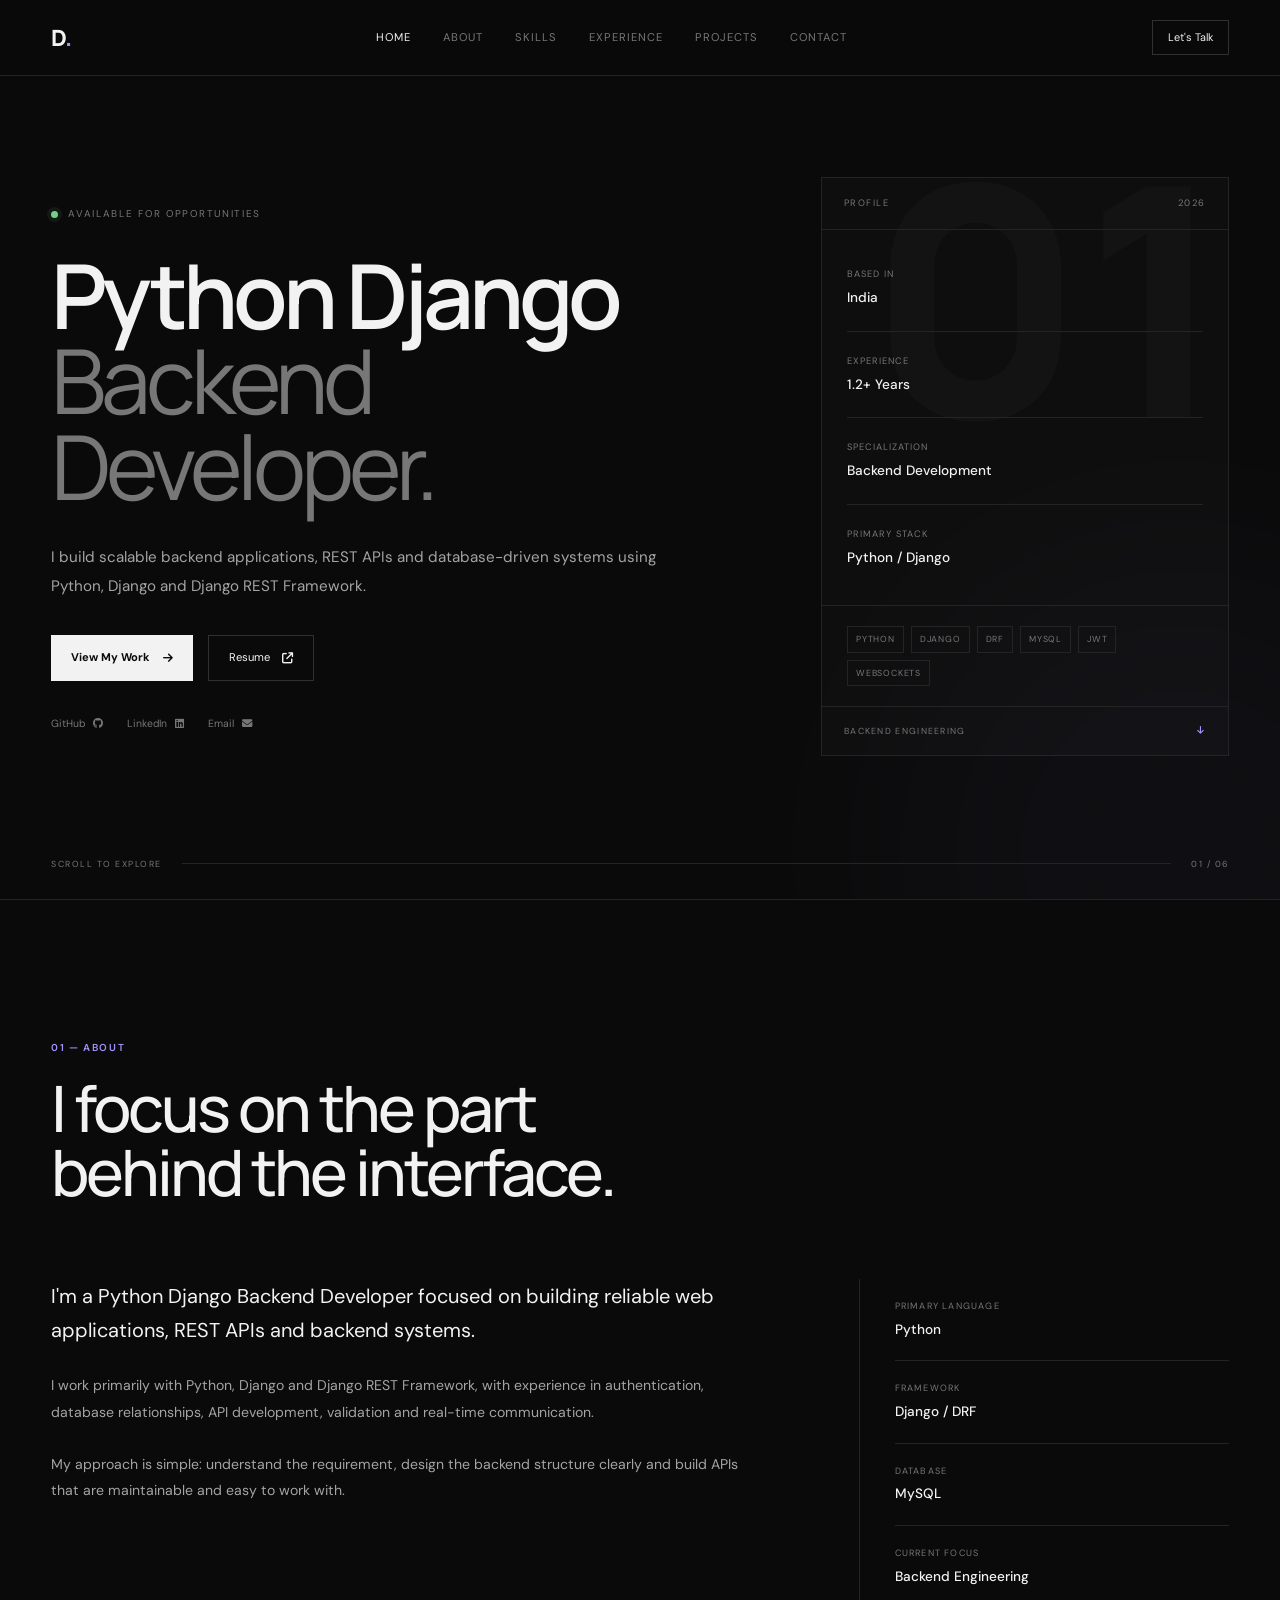
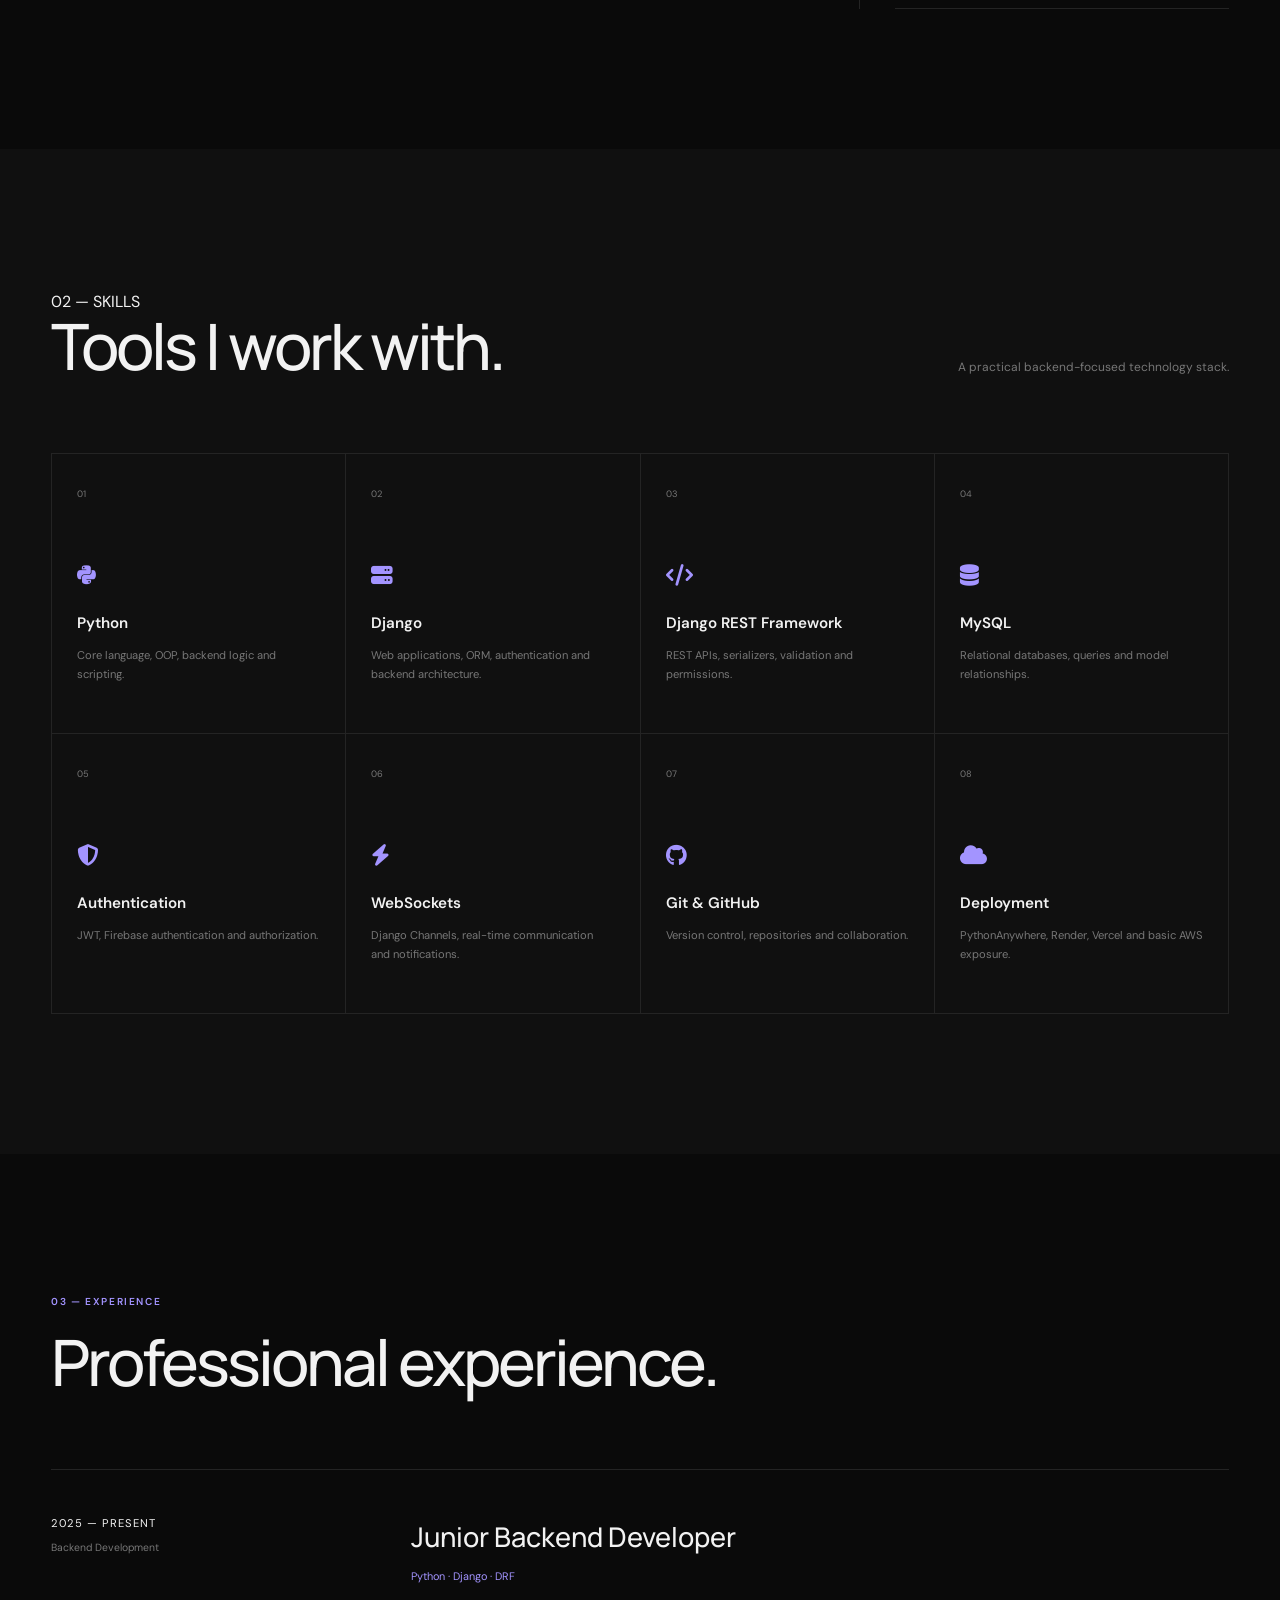
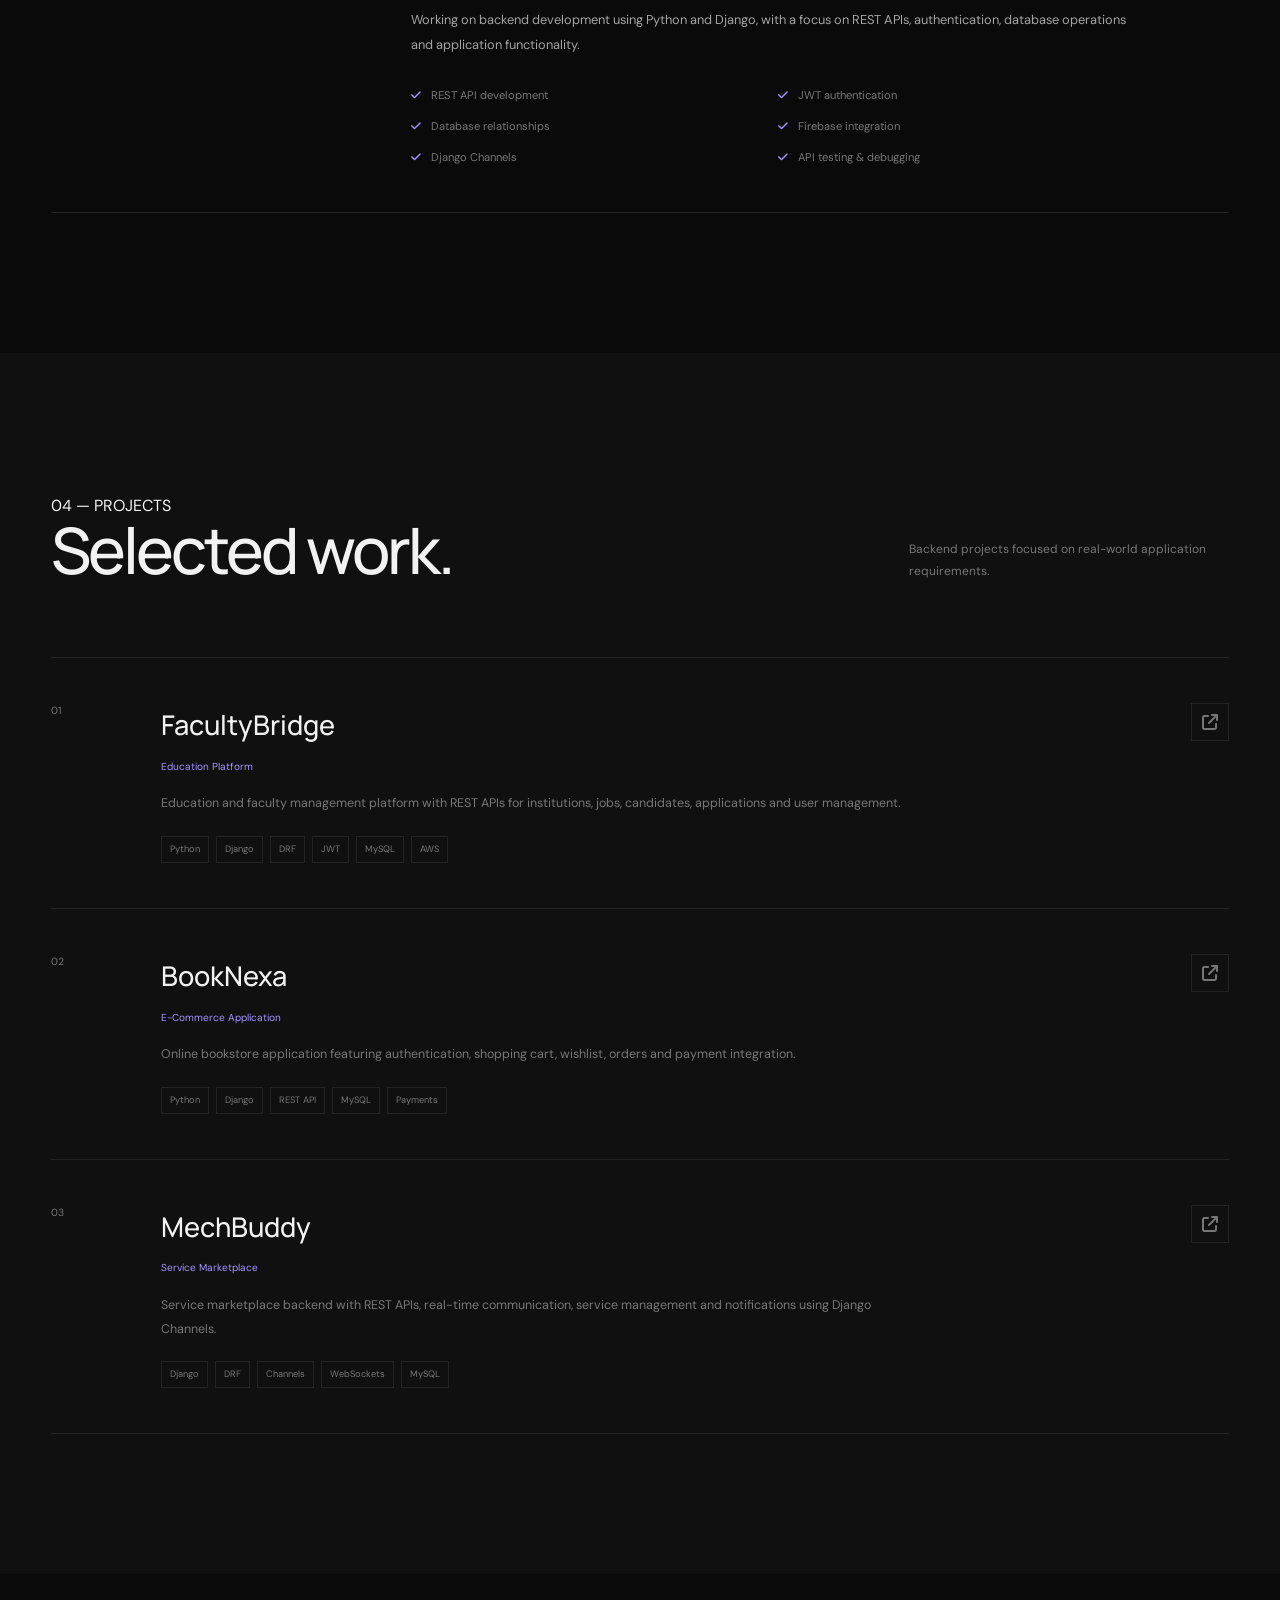
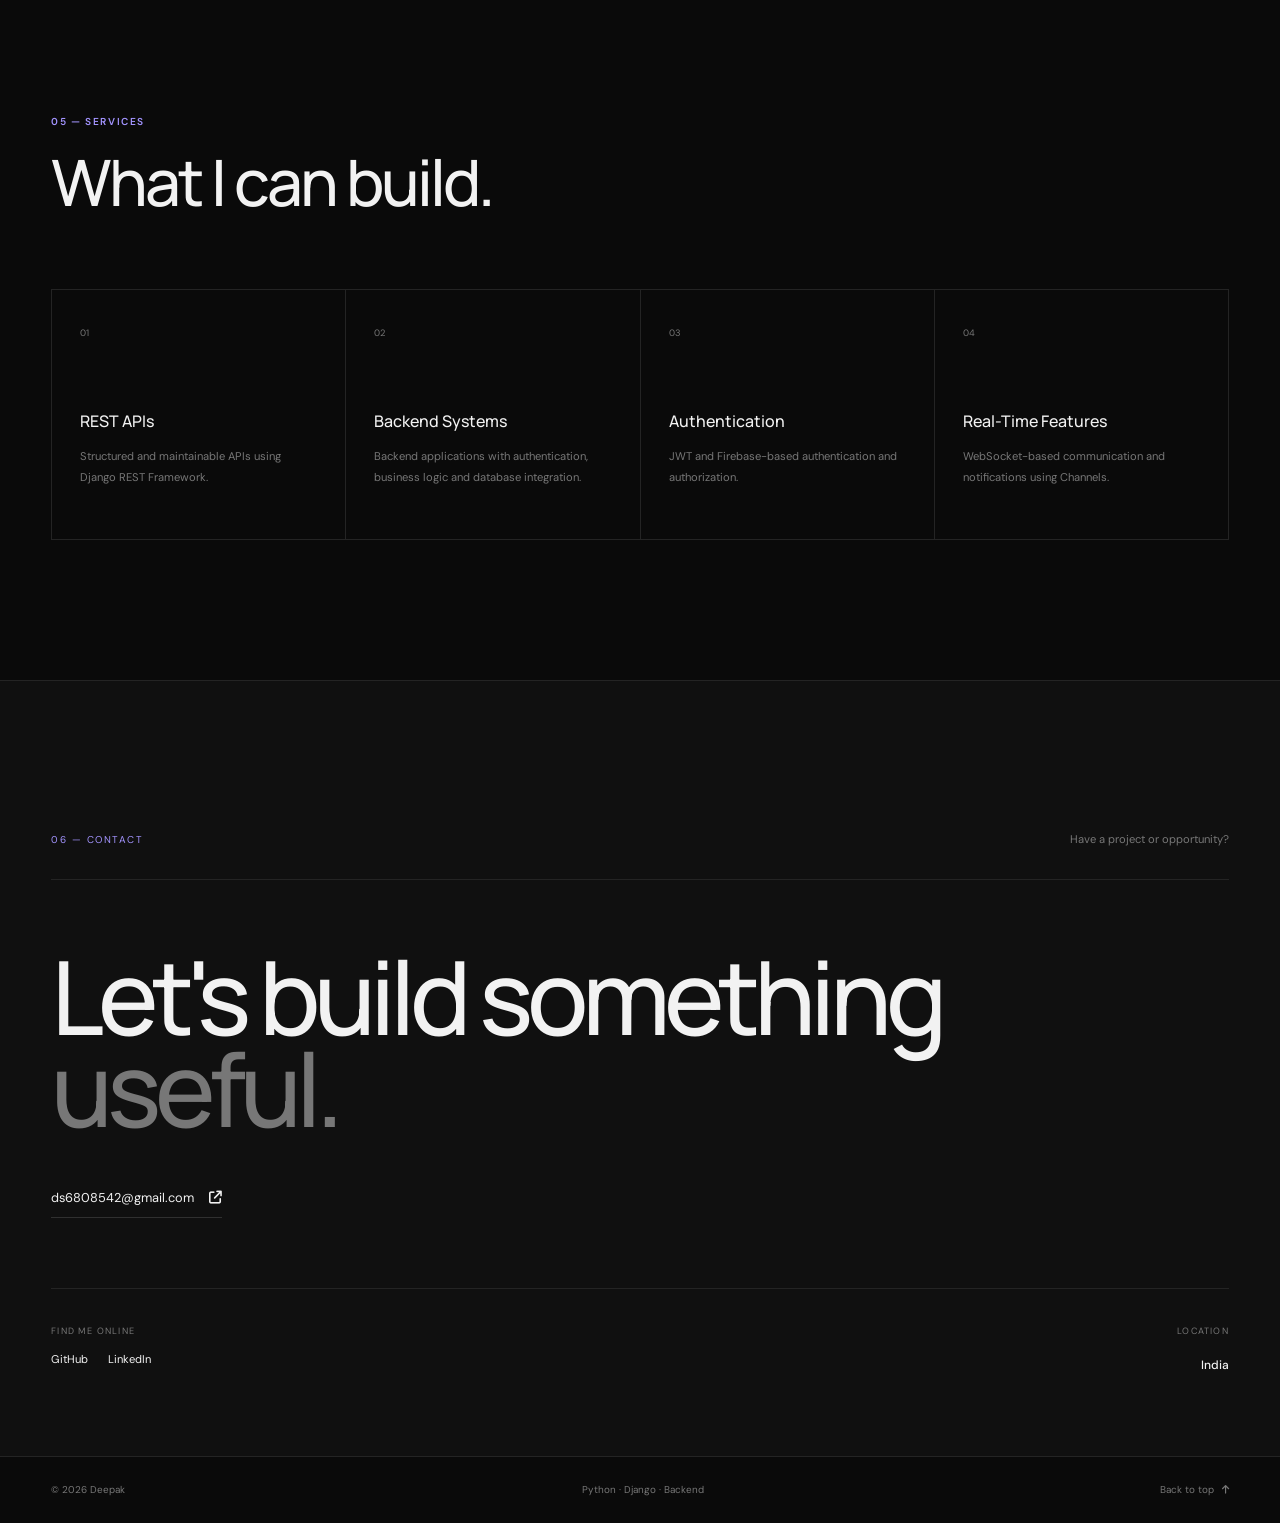
<file: index.html>
<!DOCTYPE html>
<html lang="en">

<head>

    <meta charset="UTF-8">

    <meta name="viewport" content="width=device-width, initial-scale=1.0">

    <meta name="description" content="Deepak - Python Django Backend Developer">

    <title>Deepak — Backend Developer</title>


    <!-- Google Fonts -->

    <link rel="preconnect" href="https://fonts.googleapis.com">

    <link rel="preconnect" href="https://fonts.gstatic.com" crossorigin>

    <link
        href="https://fonts.googleapis.com/css2?family=DM+Sans:wght@400;500;600;700&family=Manrope:wght@400;500;600;700;800&display=swap"
        rel="stylesheet">


    <!-- Font Awesome -->

    <link rel="stylesheet" href="https://cdnjs.cloudflare.com/ajax/libs/font-awesome/6.5.2/css/all.min.css">


    <!-- CSS -->

    <link rel="stylesheet" href="portfolio.css">

</head>


<body>


    <!-- =====================================================
     NAVBAR
===================================================== -->

    <header class="navbar">

        <div class="container navbar-container">


            <a href="#home" class="logo">
                D<span>.</span>
            </a>


            <nav class="nav-menu" id="navMenu">

                <a href="#home" class="nav-link active">
                    Home
                </a>

                <a href="#about" class="nav-link">
                    About
                </a>

                <a href="#skills" class="nav-link">
                    Skills
                </a>

                <a href="#experience" class="nav-link">
                    Experience
                </a>

                <a href="#projects" class="nav-link">
                    Projects
                </a>

                <a href="#contact" class="nav-link">
                    Contact
                </a>

            </nav>


            <div class="nav-right">

                <a href="#contact" class="nav-contact">
                    Let's Talk
                </a>


                <button class="menu-button" id="menuButton" aria-label="Open menu">

                    <i class="fa-solid fa-bars"></i>

                </button>

            </div>

        </div>

    </header>



    <!-- =====================================================
     HERO
===================================================== -->

    <section class="hero" id="home">


        <div class="hero-background-number">
            01
        </div>


        <div class="container hero-container">


            <!-- LEFT -->

            <div class="hero-content reveal">


                <div class="hero-label">

                    <span class="status-dot"></span>

                    AVAILABLE FOR OPPORTUNITIES

                </div>


                <h1>

                    Python Django

                    <br>

                    <span>Backend Developer.</span>

                </h1>


                <p class="hero-description">

                    I build scalable backend applications,
                    REST APIs and database-driven systems
                    using Python, Django and Django REST Framework.

                </p>


                <div class="hero-buttons">


                    <a href="#projects" class="button-primary">

                        View My Work

                        <i class="fa-solid fa-arrow-right"></i>

                    </a>


                    <a href="resume/Deepak_Resume.pdf" class="button-secondary" target="_blank">

                        Resume

                        <i class="fa-solid fa-arrow-up-right-from-square"></i>

                    </a>

                </div>


                <div class="hero-socials">


                    <a href="https://github.com/deepaksoni2206" target="_blank">

                        GitHub

                        <i class="fa-brands fa-github"></i>

                    </a>


                    <a href="https://www.linkedin.com/in/deepaksoniconnect/" target="_blank">

                        LinkedIn

                        <i class="fa-brands fa-linkedin"></i>

                    </a>


                    <a href="mailto:ds6808542@gmail.com">

                        Email

                        <i class="fa-solid fa-envelope"></i>

                    </a>


                </div>


            </div>



            <!-- RIGHT -->

            <div class="hero-side reveal">


                <div class="hero-side-top">

                    <span>
                        PROFILE
                    </span>

                    <span>
                        2026
                    </span>

                </div>


                <div class="hero-side-main">


                    <div class="profile-line">

                        <span>
                            Based in
                        </span>

                        <strong>
                            India
                        </strong>

                    </div>


                    <div class="profile-line">

                        <span>
                            Experience
                        </span>

                        <strong>
                            1.2+ Years
                        </strong>

                    </div>


                    <div class="profile-line">

                        <span>
                            Specialization
                        </span>

                        <strong>
                            Backend Development
                        </strong>

                    </div>


                    <div class="profile-line">

                        <span>
                            Primary Stack
                        </span>

                        <strong>
                            Python / Django
                        </strong>

                    </div>


                </div>


                <div class="hero-stack">


                    <span>PYTHON</span>

                    <span>DJANGO</span>

                    <span>DRF</span>

                    <span>MYSQL</span>

                    <span>JWT</span>

                    <span>WEBSOCKETS</span>


                </div>


                <div class="hero-side-bottom">

                    <span>
                        BACKEND ENGINEERING
                    </span>

                    <i class="fa-solid fa-arrow-down"></i>

                </div>


            </div>


        </div>


        <div class="hero-footer container">

            <span>
                SCROLL TO EXPLORE
            </span>

            <div class="hero-footer-line"></div>

            <span>
                01 / 06
            </span>

        </div>


    </section>



    <!-- =====================================================
     ABOUT
===================================================== -->

    <section class="section" id="about">

        <div class="container">


            <div class="section-heading reveal">

                <span>
                    01 — ABOUT
                </span>

                <h2>
                    I focus on the part
                    <br>
                    behind the interface.
                </h2>

            </div>


            <div class="about-grid">


                <div class="about-main reveal">

                    <p class="about-lead">

                        I'm a Python Django Backend Developer
                        focused on building reliable web applications,
                        REST APIs and backend systems.

                    </p>


                    <p>

                        I work primarily with Python, Django and
                        Django REST Framework, with experience in
                        authentication, database relationships,
                        API development, validation and
                        real-time communication.

                    </p>


                    <p>

                        My approach is simple: understand the
                        requirement, design the backend structure
                        clearly and build APIs that are maintainable
                        and easy to work with.

                    </p>

                </div>


                <div class="about-details reveal">


                    <div class="detail-item">

                        <span>
                            PRIMARY LANGUAGE
                        </span>

                        <strong>
                            Python
                        </strong>

                    </div>


                    <div class="detail-item">

                        <span>
                            FRAMEWORK
                        </span>

                        <strong>
                            Django / DRF
                        </strong>

                    </div>


                    <div class="detail-item">

                        <span>
                            DATABASE
                        </span>

                        <strong>
                            MySQL
                        </strong>

                    </div>


                    <div class="detail-item">

                        <span>
                            CURRENT FOCUS
                        </span>

                        <strong>
                            Backend Engineering
                        </strong>

                    </div>


                </div>

            </div>

        </div>

    </section>



    <!-- =====================================================
     SKILLS
===================================================== -->

    <section class="section dark-section" id="skills">

        <div class="container">


            <div class="section-heading split-heading reveal">

                <div>

                    <span>
                        02 — SKILLS
                    </span>

                    <h2>
                        Tools I work with.
                    </h2>

                </div>


                <p>

                    A practical backend-focused
                    technology stack.

                </p>

            </div>


            <div class="skills-grid">


                <div class="skill-card reveal">

                    <span>
                        01
                    </span>

                    <i class="fa-brands fa-python"></i>

                    <h3>
                        Python
                    </h3>

                    <p>
                        Core language, OOP,
                        backend logic and scripting.
                    </p>

                </div>


                <div class="skill-card reveal">

                    <span>
                        02
                    </span>

                    <i class="fa-solid fa-server"></i>

                    <h3>
                        Django
                    </h3>

                    <p>
                        Web applications, ORM,
                        authentication and backend architecture.
                    </p>

                </div>


                <div class="skill-card reveal">

                    <span>
                        03
                    </span>

                    <i class="fa-solid fa-code"></i>

                    <h3>
                        Django REST Framework
                    </h3>

                    <p>
                        REST APIs, serializers,
                        validation and permissions.
                    </p>

                </div>


                <div class="skill-card reveal">

                    <span>
                        04
                    </span>

                    <i class="fa-solid fa-database"></i>

                    <h3>
                        MySQL
                    </h3>

                    <p>
                        Relational databases,
                        queries and model relationships.
                    </p>

                </div>


                <div class="skill-card reveal">

                    <span>
                        05
                    </span>

                    <i class="fa-solid fa-shield-halved"></i>

                    <h3>
                        Authentication
                    </h3>

                    <p>
                        JWT, Firebase authentication
                        and authorization.
                    </p>

                </div>


                <div class="skill-card reveal">

                    <span>
                        06
                    </span>

                    <i class="fa-solid fa-bolt"></i>

                    <h3>
                        WebSockets
                    </h3>

                    <p>
                        Django Channels,
                        real-time communication and notifications.
                    </p>

                </div>


                <div class="skill-card reveal">

                    <span>
                        07
                    </span>

                    <i class="fa-brands fa-github"></i>

                    <h3>
                        Git & GitHub
                    </h3>

                    <p>
                        Version control,
                        repositories and collaboration.
                    </p>

                </div>


                <div class="skill-card reveal">

                    <span>
                        08
                    </span>

                    <i class="fa-solid fa-cloud"></i>

                    <h3>
                        Deployment
                    </h3>

                    <p>
                        PythonAnywhere, Render,
                        Vercel and basic AWS exposure.
                    </p>

                </div>


            </div>

        </div>

    </section>



    <!-- =====================================================
     EXPERIENCE
===================================================== -->

    <section class="section" id="experience">

        <div class="container">


            <div class="section-heading reveal">

                <span>
                    03 — EXPERIENCE
                </span>

                <h2>
                    Professional experience.
                </h2>

            </div>


            <div class="experience-card reveal">


                <div class="experience-left">

                    <span>
                        2025 — PRESENT
                    </span>

                    <small>
                        Backend Development
                    </small>

                </div>


                <div class="experience-right">


                    <h3>
                        Junior Backend Developer
                    </h3>


                    <p class="experience-stack">
                        Python · Django · DRF
                    </p>


                    <p>

                        Working on backend development using
                        Python and Django, with a focus on REST APIs,
                        authentication, database operations and
                        application functionality.

                    </p>


                    <div class="experience-points">


                        <div>
                            <i class="fa-solid fa-check"></i>

                            REST API development
                        </div>


                        <div>
                            <i class="fa-solid fa-check"></i>

                            JWT authentication
                        </div>


                        <div>
                            <i class="fa-solid fa-check"></i>

                            Database relationships
                        </div>


                        <div>
                            <i class="fa-solid fa-check"></i>

                            Firebase integration
                        </div>


                        <div>
                            <i class="fa-solid fa-check"></i>

                            Django Channels
                        </div>


                        <div>
                            <i class="fa-solid fa-check"></i>

                            API testing & debugging
                        </div>


                    </div>

                </div>

            </div>

        </div>

    </section>



    <!-- =====================================================
     PROJECTS
===================================================== -->

    <section class="section dark-section" id="projects">

        <div class="container">


            <div class="section-heading split-heading reveal">

                <div>

                    <span>
                        04 — PROJECTS
                    </span>

                    <h2>
                        Selected work.
                    </h2>

                </div>


                <p>

                    Backend projects focused on
                    real-world application requirements.

                </p>

            </div>


            <div class="project-list">


                <!-- PROJECT 01 -->

                <article class="project-card reveal">


                    <div class="project-index">
                        01
                    </div>


                    <div class="project-content">


                        <div class="project-top">

                            <div>

                                <h3>
                                    FacultyBridge
                                </h3>

                                <span>
                                    Education Platform
                                </span>

                            </div>


                            <a href="#" class="project-link">

                                <i class="fa-solid fa-arrow-up-right-from-square"></i>

                            </a>

                        </div>


                        <p>

                            Education and faculty management
                            platform with REST APIs for institutions,
                            jobs, candidates, applications and
                            user management.

                        </p>


                        <div class="project-tags">

                            <span>Python</span>

                            <span>Django</span>

                            <span>DRF</span>

                            <span>JWT</span>

                            <span>MySQL</span>

                            <span>AWS</span>

                        </div>


                    </div>


                </article>



                <!-- PROJECT 02 -->

                <article class="project-card reveal">


                    <div class="project-index">
                        02
                    </div>


                    <div class="project-content">


                        <div class="project-top">

                            <div>

                                <h3>
                                    BookNexa
                                </h3>

                                <span>
                                    E-Commerce Application
                                </span>

                            </div>


                            <a href="#" class="project-link">

                                <i class="fa-solid fa-arrow-up-right-from-square"></i>

                            </a>

                        </div>


                        <p>

                            Online bookstore application featuring
                            authentication, shopping cart, wishlist,
                            orders and payment integration.

                        </p>


                        <div class="project-tags">

                            <span>Python</span>

                            <span>Django</span>

                            <span>REST API</span>

                            <span>MySQL</span>

                            <span>Payments</span>

                        </div>


                    </div>


                </article>



                <!-- PROJECT 03 -->

                <article class="project-card reveal">


                    <div class="project-index">
                        03
                    </div>


                    <div class="project-content">


                        <div class="project-top">

                            <div>

                                <h3>
                                    MechBuddy
                                </h3>

                                <span>
                                    Service Marketplace
                                </span>

                            </div>


                            <a href="#" class="project-link">

                                <i class="fa-solid fa-arrow-up-right-from-square"></i>

                            </a>

                        </div>


                        <p>

                            Service marketplace backend with
                            REST APIs, real-time communication,
                            service management and notifications
                            using Django Channels.

                        </p>


                        <div class="project-tags">

                            <span>Django</span>

                            <span>DRF</span>

                            <span>Channels</span>

                            <span>WebSockets</span>

                            <span>MySQL</span>

                        </div>


                    </div>


                </article>


            </div>

        </div>

    </section>



    <!-- =====================================================
     SERVICES
===================================================== -->

    <section class="section">

        <div class="container">


            <div class="section-heading reveal">

                <span>
                    05 — SERVICES
                </span>

                <h2>
                    What I can build.
                </h2>

            </div>


            <div class="services-grid">


                <div class="service-card reveal">

                    <span>
                        01
                    </span>

                    <h3>
                        REST APIs
                    </h3>

                    <p>

                        Structured and maintainable APIs
                        using Django REST Framework.

                    </p>

                </div>


                <div class="service-card reveal">

                    <span>
                        02
                    </span>

                    <h3>
                        Backend Systems
                    </h3>

                    <p>

                        Backend applications with
                        authentication, business logic
                        and database integration.

                    </p>

                </div>


                <div class="service-card reveal">

                    <span>
                        03
                    </span>

                    <h3>
                        Authentication
                    </h3>

                    <p>

                        JWT and Firebase-based
                        authentication and authorization.

                    </p>

                </div>


                <div class="service-card reveal">

                    <span>
                        04
                    </span>

                    <h3>
                        Real-Time Features
                    </h3>

                    <p>

                        WebSocket-based communication
                        and notifications using Channels.

                    </p>

                </div>


            </div>

        </div>

    </section>



    <!-- =====================================================
     CONTACT
===================================================== -->

    <section class="contact-section" id="contact">

        <div class="container">


            <div class="contact-top reveal">

                <span>
                    06 — CONTACT
                </span>

                <p>
                    Have a project or opportunity?
                </p>

            </div>


            <div class="contact-main reveal">


                <h2>

                    Let's build something
                    <br>

                    <span>useful.</span>

                </h2>


                <a href="mailto:ds6808542@gmail.com" class="contact-email">

                    ds6808542@gmail.com

                    <i class="fa-solid fa-arrow-up-right-from-square"></i>

                </a>


            </div>


            <div class="contact-bottom reveal">


                <div>

                    <span>
                        FIND ME ONLINE
                    </span>


                    <div class="contact-socials">

                        <a href="https://github.com/deepaksoni2206" target="_blank">
                            GitHub
                        </a>

                        <a href="https://www.linkedin.com/in/deepaksoniconnect/" target="_blank">
                            LinkedIn
                        </a>

                    </div>

                </div>


                <div class="contact-location">

                    <span>
                        LOCATION
                    </span>

                    <strong>
                        India
                    </strong>

                </div>


            </div>

        </div>

    </section>



    <!-- =====================================================
     FOOTER
===================================================== -->

    <footer>

        <div class="container footer-container">


            <span>
                © 2026 Deepak
            </span>


            <span>
                Python · Django · Backend
            </span>


            <a href="#home">

                Back to top

                <i class="fa-solid fa-arrow-up"></i>

            </a>


        </div>

    </footer>



    <!-- =====================================================
     BACK TO TOP
===================================================== -->

    <button class="back-top" id="backTop" aria-label="Back to top">

        <i class="fa-solid fa-arrow-up"></i>

    </button>



    <script src="script.js"></script>

</body>

</html>
</file>
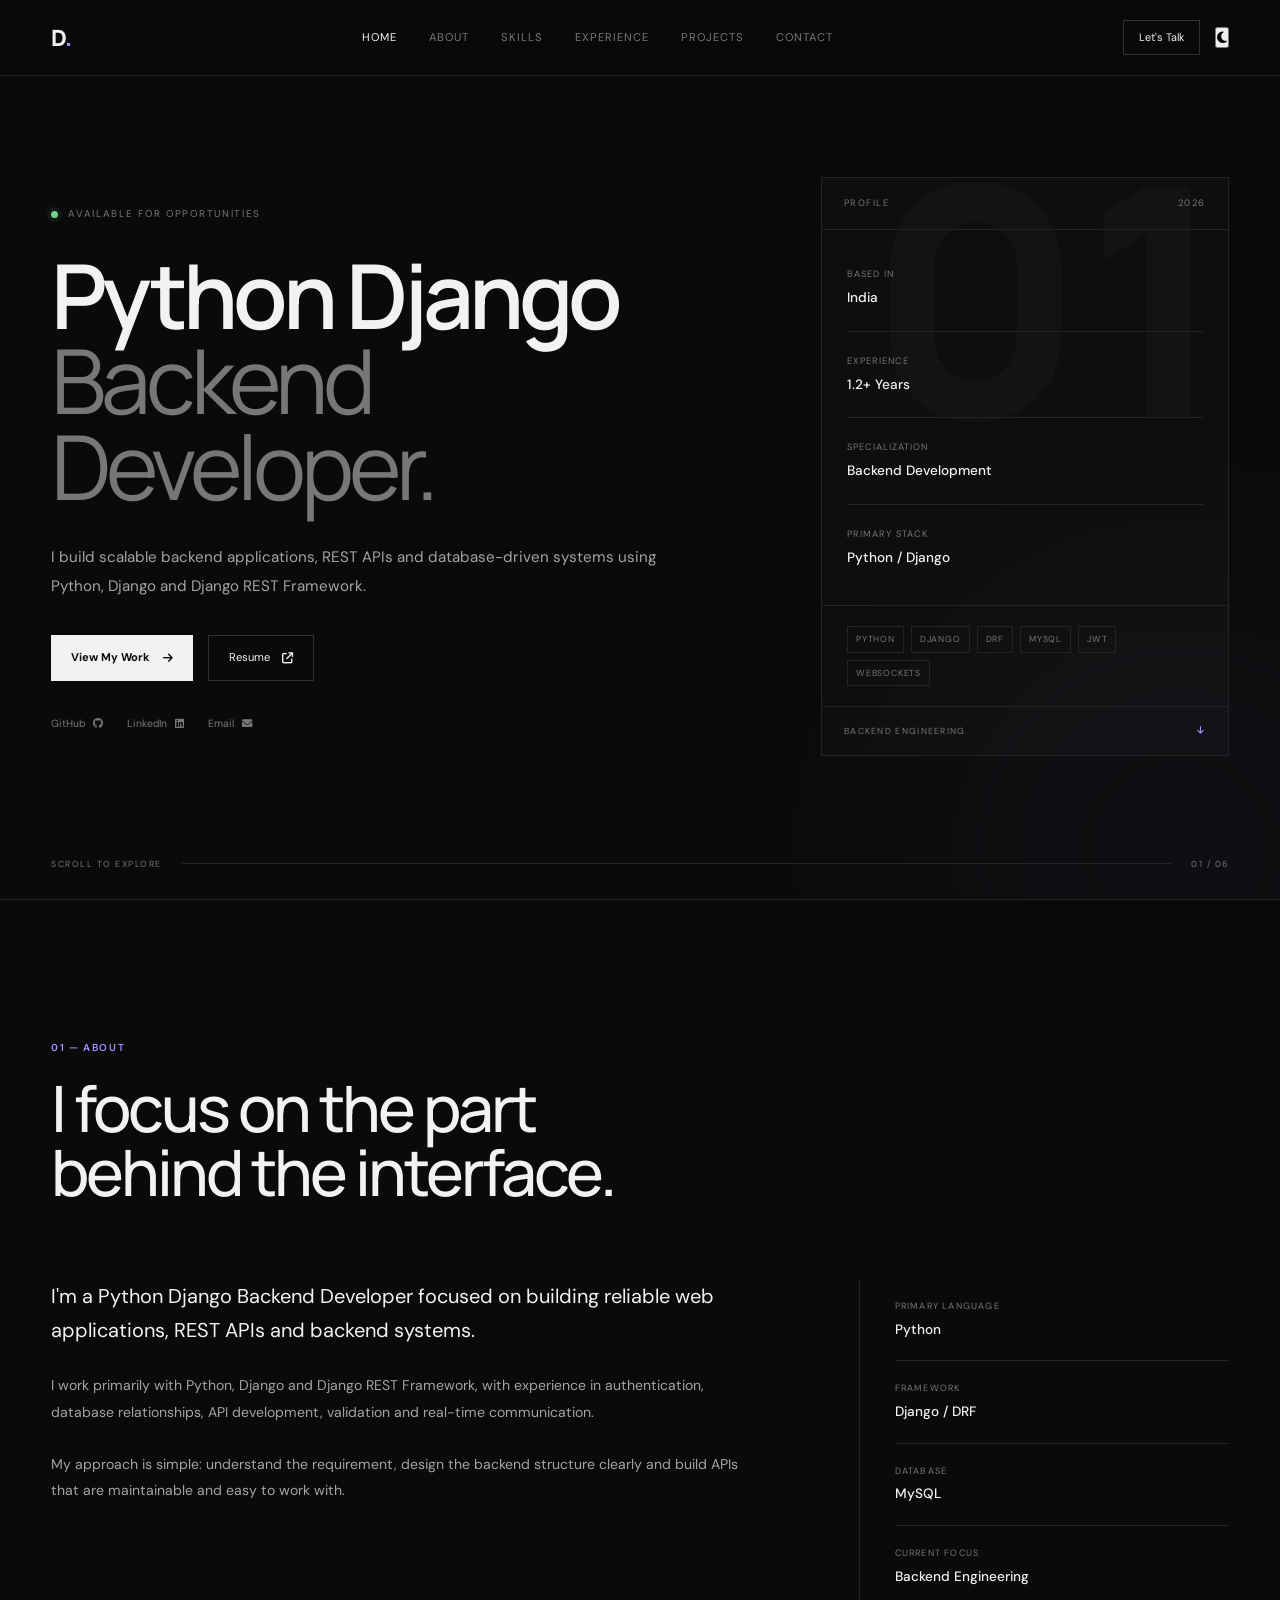
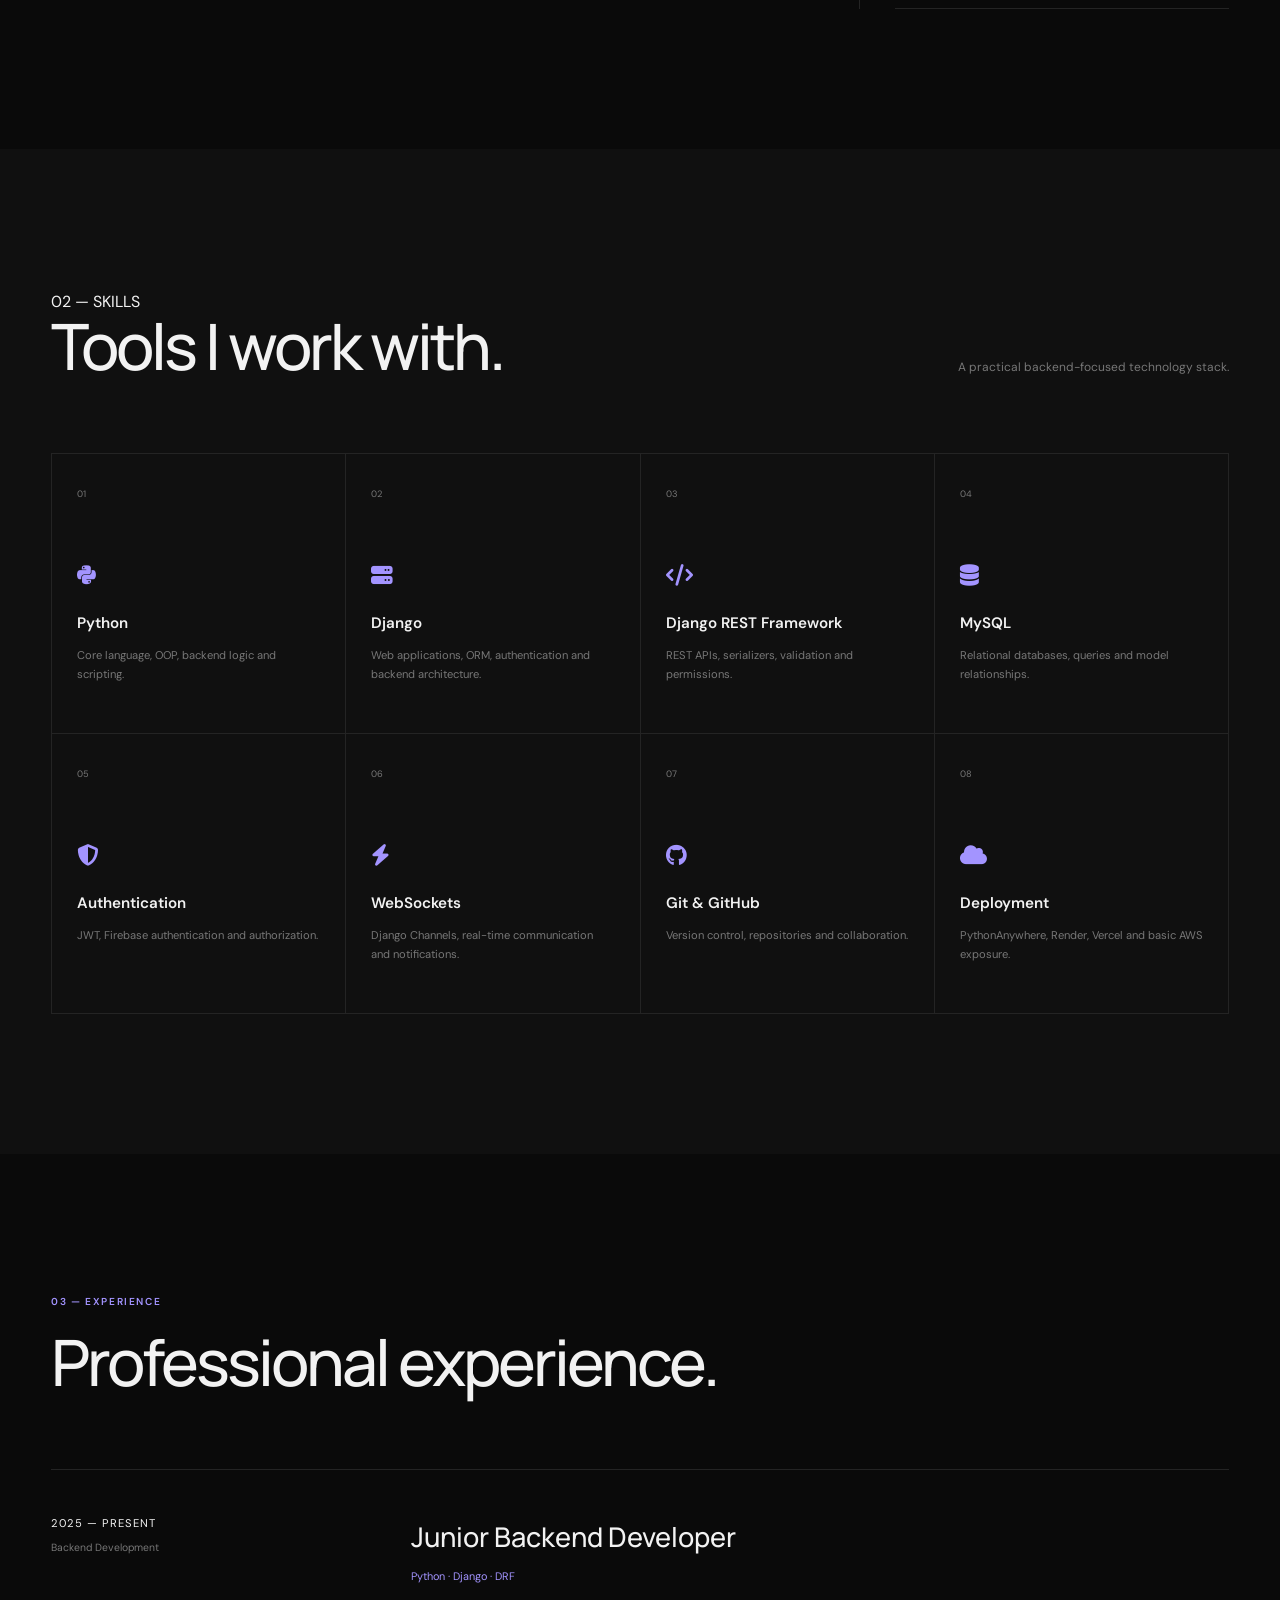
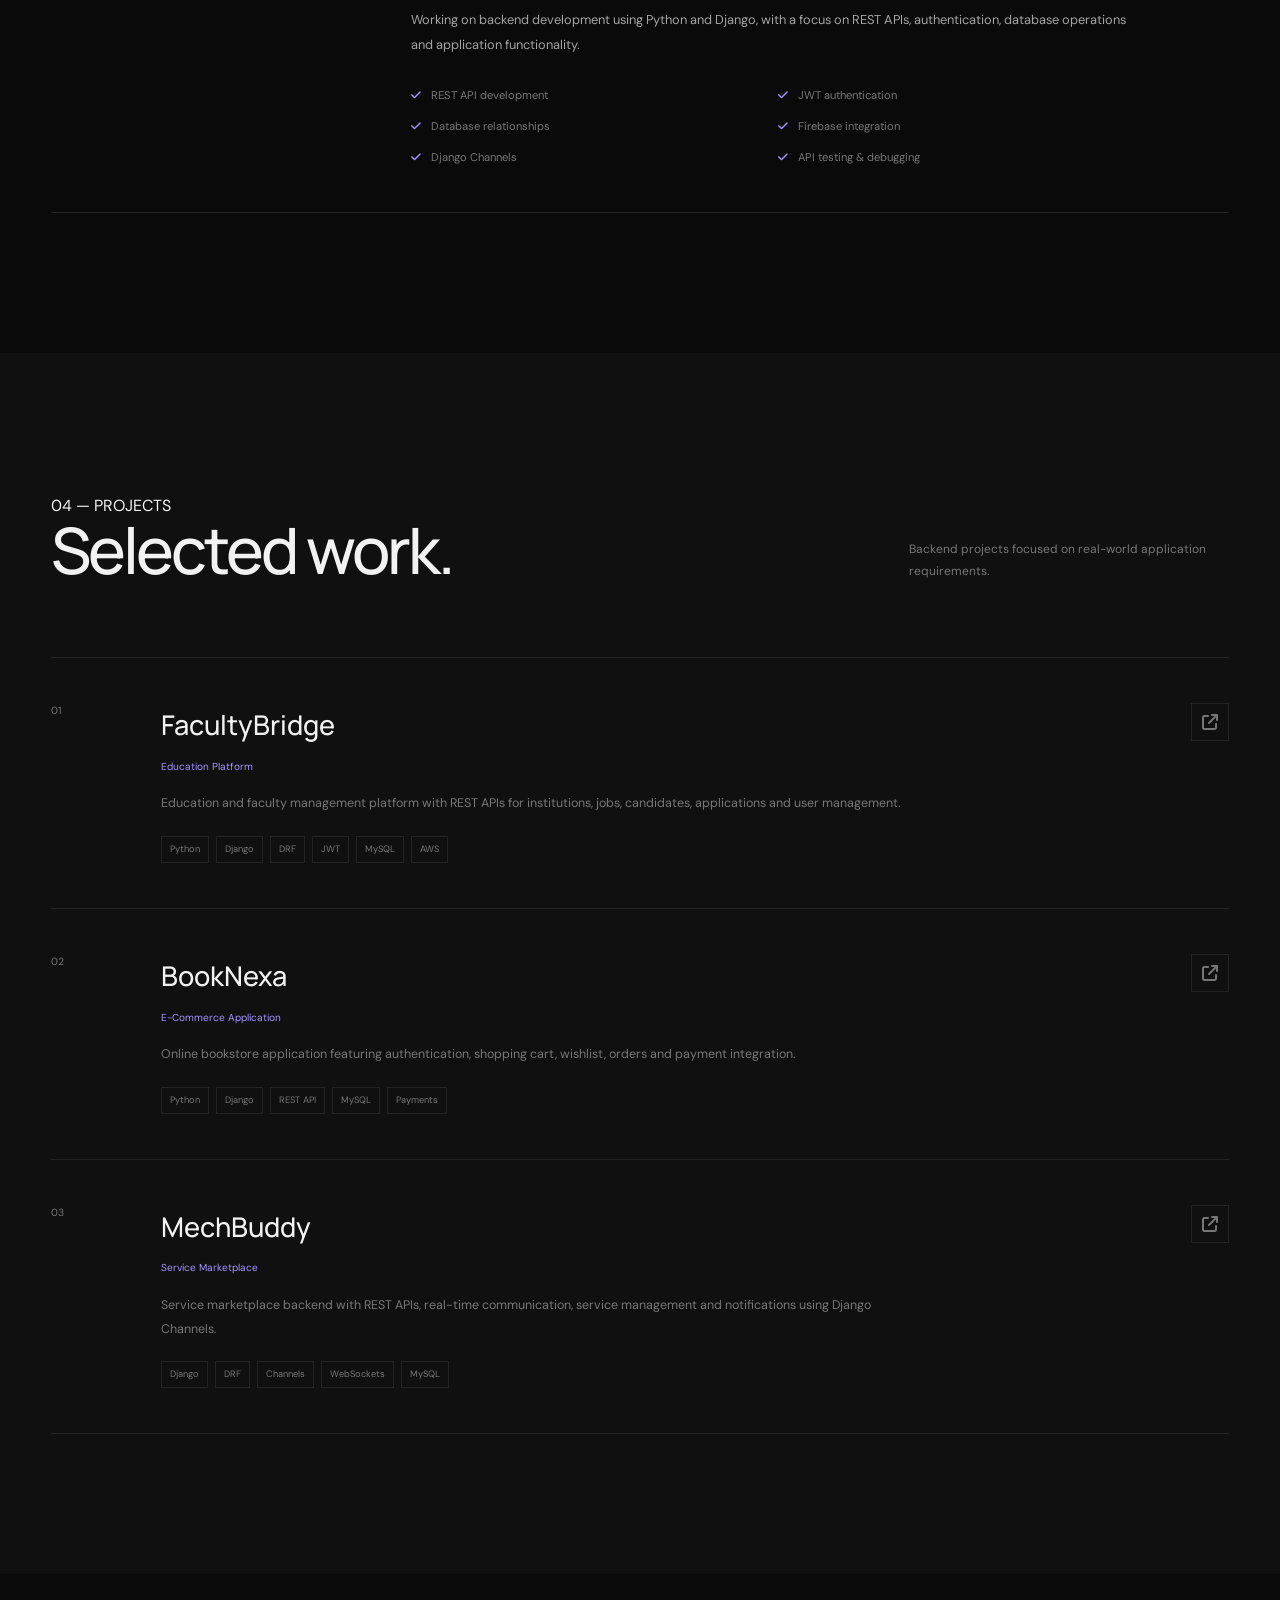
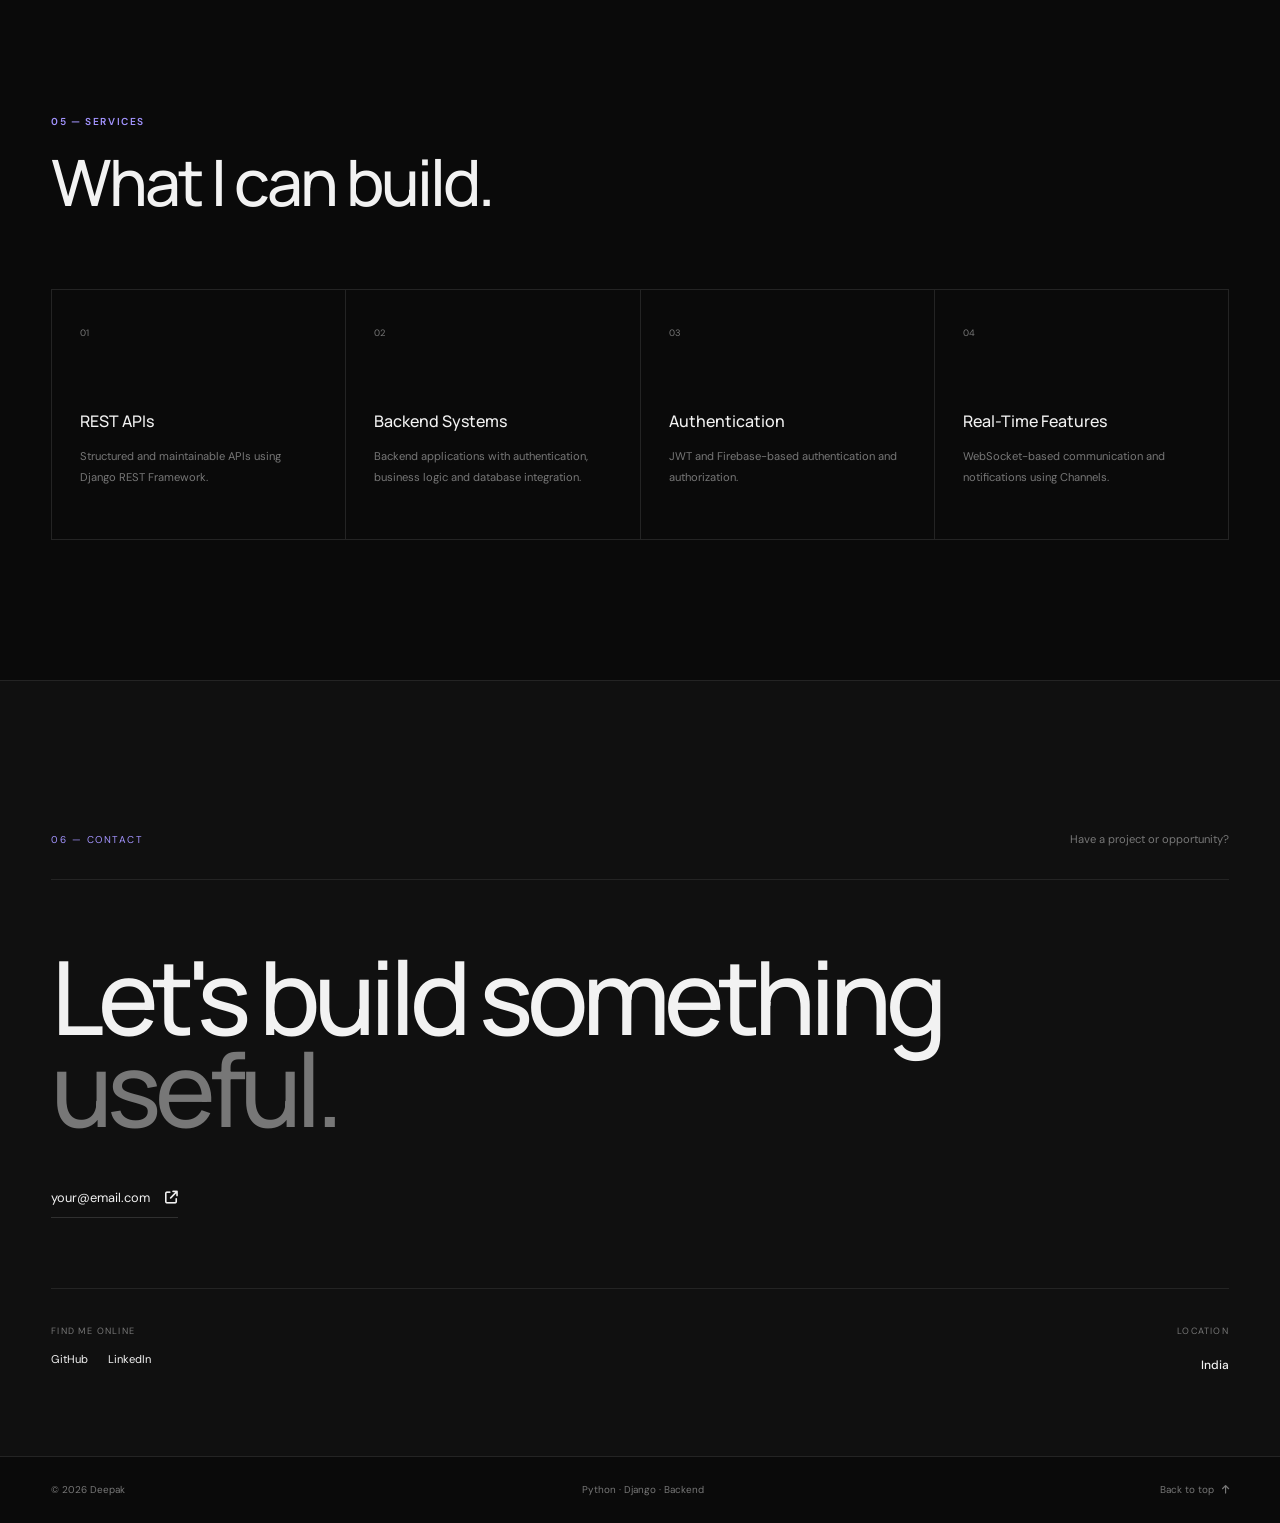
<file: one.html>
<!DOCTYPE html>
<html lang="en">

<head>

    <meta charset="UTF-8">

    <meta
        name="viewport"
        content="width=device-width, initial-scale=1.0"
    >

    <meta
        name="description"
        content="Deepak - Python Django Backend Developer"
    >

    <title>Deepak — Backend Developer</title>


    <!-- Google Fonts -->

    <link rel="preconnect" href="https://fonts.googleapis.com">

    <link
        rel="preconnect"
        href="https://fonts.gstatic.com"
        crossorigin
    >

    <link
        href="https://fonts.googleapis.com/css2?family=DM+Sans:wght@400;500;600;700&family=Manrope:wght@400;500;600;700;800&display=swap"
        rel="stylesheet"
    >


    <!-- Font Awesome -->

    <link
        rel="stylesheet"
        href="https://cdnjs.cloudflare.com/ajax/libs/font-awesome/6.5.2/css/all.min.css"
    >


    <!-- CSS -->

    <link
        rel="stylesheet"
        href="portfolio.css"
    >

</head>


<body>


<!-- =====================================================
     NAVBAR
===================================================== -->

<header class="navbar">

    <div class="container navbar-container">


        <a
            href="#home"
            class="logo"
        >
            D<span>.</span>
        </a>


        <nav
            class="nav-menu"
            id="navMenu"
        >

            <a
                href="#home"
                class="nav-link active"
            >
                Home
            </a>

            <a
                href="#about"
                class="nav-link"
            >
                About
            </a>

            <a
                href="#skills"
                class="nav-link"
            >
                Skills
            </a>

            <a
                href="#experience"
                class="nav-link"
            >
                Experience
            </a>

            <a
                href="#projects"
                class="nav-link"
            >
                Projects
            </a>

            <a
                href="#contact"
                class="nav-link"
            >
                Contact
            </a>

        </nav>


        <div class="nav-right">

            <a
                href="#contact"
                class="nav-contact"
            >
                Let's Talk
            </a>


            <button
                class="theme-button"
                id="themeButton"
                aria-label="Change theme"
            >

                <i class="fa-solid fa-moon"></i>

            </button>


            <button
                class="menu-button"
                id="menuButton"
                aria-label="Open menu"
            >

                <i class="fa-solid fa-bars"></i>

            </button>

        </div>

    </div>

</header>



<!-- =====================================================
     HERO
===================================================== -->

<section
    class="hero"
    id="home"
>


    <div class="hero-background-number">
        01
    </div>


    <div class="container hero-container">


        <!-- LEFT -->

        <div class="hero-content reveal">


            <div class="hero-label">

                <span class="status-dot"></span>

                AVAILABLE FOR OPPORTUNITIES

            </div>


            <h1>

                Python Django

                <br>

                <span>Backend Developer.</span>

            </h1>


            <p class="hero-description">

                I build scalable backend applications,
                REST APIs and database-driven systems
                using Python, Django and Django REST Framework.

            </p>


            <div class="hero-buttons">


                <a
                    href="#projects"
                    class="button-primary"
                >

                    View My Work

                    <i class="fa-solid fa-arrow-right"></i>

                </a>


                <a
                    href="resume/Deepak_Resume.pdf"
                    class="button-secondary"
                    target="_blank"
                >

                    Resume

                    <i class="fa-solid fa-arrow-up-right-from-square"></i>

                </a>

            </div>


            <div class="hero-socials">


                <a
                    href="https://github.com/"
                    target="_blank"
                >

                    GitHub

                    <i class="fa-brands fa-github"></i>

                </a>


                <a
                    href="https://linkedin.com/"
                    target="_blank"
                >

                    LinkedIn

                    <i class="fa-brands fa-linkedin"></i>

                </a>


                <a
                    href="mailto:your@email.com"
                >

                    Email

                    <i class="fa-solid fa-envelope"></i>

                </a>


            </div>


        </div>



        <!-- RIGHT -->

        <div class="hero-side reveal">


            <div class="hero-side-top">

                <span>
                    PROFILE
                </span>

                <span>
                    2026
                </span>

            </div>


            <div class="hero-side-main">


                <div class="profile-line">

                    <span>
                        Based in
                    </span>

                    <strong>
                        India
                    </strong>

                </div>


                <div class="profile-line">

                    <span>
                        Experience
                    </span>

                    <strong>
                        1.2+ Years
                    </strong>

                </div>


                <div class="profile-line">

                    <span>
                        Specialization
                    </span>

                    <strong>
                        Backend Development
                    </strong>

                </div>


                <div class="profile-line">

                    <span>
                        Primary Stack
                    </span>

                    <strong>
                        Python / Django
                    </strong>

                </div>


            </div>


            <div class="hero-stack">


                <span>PYTHON</span>

                <span>DJANGO</span>

                <span>DRF</span>

                <span>MYSQL</span>

                <span>JWT</span>

                <span>WEBSOCKETS</span>


            </div>


            <div class="hero-side-bottom">

                <span>
                    BACKEND ENGINEERING
                </span>

                <i class="fa-solid fa-arrow-down"></i>

            </div>


        </div>


    </div>


    <div class="hero-footer container">

        <span>
            SCROLL TO EXPLORE
        </span>

        <div class="hero-footer-line"></div>

        <span>
            01 / 06
        </span>

    </div>


</section>



<!-- =====================================================
     ABOUT
===================================================== -->

<section
    class="section"
    id="about"
>

    <div class="container">


        <div class="section-heading reveal">

            <span>
                01 — ABOUT
            </span>

            <h2>
                I focus on the part
                <br>
                behind the interface.
            </h2>

        </div>


        <div class="about-grid">


            <div class="about-main reveal">

                <p class="about-lead">

                    I'm a Python Django Backend Developer
                    focused on building reliable web applications,
                    REST APIs and backend systems.

                </p>


                <p>

                    I work primarily with Python, Django and
                    Django REST Framework, with experience in
                    authentication, database relationships,
                    API development, validation and
                    real-time communication.

                </p>


                <p>

                    My approach is simple: understand the
                    requirement, design the backend structure
                    clearly and build APIs that are maintainable
                    and easy to work with.

                </p>

            </div>


            <div class="about-details reveal">


                <div class="detail-item">

                    <span>
                        PRIMARY LANGUAGE
                    </span>

                    <strong>
                        Python
                    </strong>

                </div>


                <div class="detail-item">

                    <span>
                        FRAMEWORK
                    </span>

                    <strong>
                        Django / DRF
                    </strong>

                </div>


                <div class="detail-item">

                    <span>
                        DATABASE
                    </span>

                    <strong>
                        MySQL
                    </strong>

                </div>


                <div class="detail-item">

                    <span>
                        CURRENT FOCUS
                    </span>

                    <strong>
                        Backend Engineering
                    </strong>

                </div>


            </div>

        </div>

    </div>

</section>



<!-- =====================================================
     SKILLS
===================================================== -->

<section
    class="section dark-section"
    id="skills"
>

    <div class="container">


        <div class="section-heading split-heading reveal">

            <div>

                <span>
                    02 — SKILLS
                </span>

                <h2>
                    Tools I work with.
                </h2>

            </div>


            <p>

                A practical backend-focused
                technology stack.

            </p>

        </div>


        <div class="skills-grid">


            <div class="skill-card reveal">

                <span>
                    01
                </span>

                <i class="fa-brands fa-python"></i>

                <h3>
                    Python
                </h3>

                <p>
                    Core language, OOP,
                    backend logic and scripting.
                </p>

            </div>


            <div class="skill-card reveal">

                <span>
                    02
                </span>

                <i class="fa-solid fa-server"></i>

                <h3>
                    Django
                </h3>

                <p>
                    Web applications, ORM,
                    authentication and backend architecture.
                </p>

            </div>


            <div class="skill-card reveal">

                <span>
                    03
                </span>

                <i class="fa-solid fa-code"></i>

                <h3>
                    Django REST Framework
                </h3>

                <p>
                    REST APIs, serializers,
                    validation and permissions.
                </p>

            </div>


            <div class="skill-card reveal">

                <span>
                    04
                </span>

                <i class="fa-solid fa-database"></i>

                <h3>
                    MySQL
                </h3>

                <p>
                    Relational databases,
                    queries and model relationships.
                </p>

            </div>


            <div class="skill-card reveal">

                <span>
                    05
                </span>

                <i class="fa-solid fa-shield-halved"></i>

                <h3>
                    Authentication
                </h3>

                <p>
                    JWT, Firebase authentication
                    and authorization.
                </p>

            </div>


            <div class="skill-card reveal">

                <span>
                    06
                </span>

                <i class="fa-solid fa-bolt"></i>

                <h3>
                    WebSockets
                </h3>

                <p>
                    Django Channels,
                    real-time communication and notifications.
                </p>

            </div>


            <div class="skill-card reveal">

                <span>
                    07
                </span>

                <i class="fa-brands fa-github"></i>

                <h3>
                    Git & GitHub
                </h3>

                <p>
                    Version control,
                    repositories and collaboration.
                </p>

            </div>


            <div class="skill-card reveal">

                <span>
                    08
                </span>

                <i class="fa-solid fa-cloud"></i>

                <h3>
                    Deployment
                </h3>

                <p>
                    PythonAnywhere, Render,
                    Vercel and basic AWS exposure.
                </p>

            </div>


        </div>

    </div>

</section>



<!-- =====================================================
     EXPERIENCE
===================================================== -->

<section
    class="section"
    id="experience"
>

    <div class="container">


        <div class="section-heading reveal">

            <span>
                03 — EXPERIENCE
            </span>

            <h2>
                Professional experience.
            </h2>

        </div>


        <div class="experience-card reveal">


            <div class="experience-left">

                <span>
                    2025 — PRESENT
                </span>

                <small>
                    Backend Development
                </small>

            </div>


            <div class="experience-right">


                <h3>
                    Junior Backend Developer
                </h3>


                <p class="experience-stack">
                    Python · Django · DRF
                </p>


                <p>

                    Working on backend development using
                    Python and Django, with a focus on REST APIs,
                    authentication, database operations and
                    application functionality.

                </p>


                <div class="experience-points">


                    <div>
                        <i class="fa-solid fa-check"></i>

                        REST API development
                    </div>


                    <div>
                        <i class="fa-solid fa-check"></i>

                        JWT authentication
                    </div>


                    <div>
                        <i class="fa-solid fa-check"></i>

                        Database relationships
                    </div>


                    <div>
                        <i class="fa-solid fa-check"></i>

                        Firebase integration
                    </div>


                    <div>
                        <i class="fa-solid fa-check"></i>

                        Django Channels
                    </div>


                    <div>
                        <i class="fa-solid fa-check"></i>

                        API testing & debugging
                    </div>


                </div>

            </div>

        </div>

    </div>

</section>



<!-- =====================================================
     PROJECTS
===================================================== -->

<section
    class="section dark-section"
    id="projects"
>

    <div class="container">


        <div class="section-heading split-heading reveal">

            <div>

                <span>
                    04 — PROJECTS
                </span>

                <h2>
                    Selected work.
                </h2>

            </div>


            <p>

                Backend projects focused on
                real-world application requirements.

            </p>

        </div>


        <div class="project-list">


            <!-- PROJECT 01 -->

            <article class="project-card reveal">


                <div class="project-index">
                    01
                </div>


                <div class="project-content">


                    <div class="project-top">

                        <div>

                            <h3>
                                FacultyBridge
                            </h3>

                            <span>
                                Education Platform
                            </span>

                        </div>


                        <a
                            href="#"
                            class="project-link"
                        >

                            <i class="fa-solid fa-arrow-up-right-from-square"></i>

                        </a>

                    </div>


                    <p>

                        Education and faculty management
                        platform with REST APIs for institutions,
                        jobs, candidates, applications and
                        user management.

                    </p>


                    <div class="project-tags">

                        <span>Python</span>

                        <span>Django</span>

                        <span>DRF</span>

                        <span>JWT</span>

                        <span>MySQL</span>

                        <span>AWS</span>

                    </div>


                </div>


            </article>



            <!-- PROJECT 02 -->

            <article class="project-card reveal">


                <div class="project-index">
                    02
                </div>


                <div class="project-content">


                    <div class="project-top">

                        <div>

                            <h3>
                                BookNexa
                            </h3>

                            <span>
                                E-Commerce Application
                            </span>

                        </div>


                        <a
                            href="#"
                            class="project-link"
                        >

                            <i class="fa-solid fa-arrow-up-right-from-square"></i>

                        </a>

                    </div>


                    <p>

                        Online bookstore application featuring
                        authentication, shopping cart, wishlist,
                        orders and payment integration.

                    </p>


                    <div class="project-tags">

                        <span>Python</span>

                        <span>Django</span>

                        <span>REST API</span>

                        <span>MySQL</span>

                        <span>Payments</span>

                    </div>


                </div>


            </article>



            <!-- PROJECT 03 -->

            <article class="project-card reveal">


                <div class="project-index">
                    03
                </div>


                <div class="project-content">


                    <div class="project-top">

                        <div>

                            <h3>
                                MechBuddy
                            </h3>

                            <span>
                                Service Marketplace
                            </span>

                        </div>


                        <a
                            href="#"
                            class="project-link"
                        >

                            <i class="fa-solid fa-arrow-up-right-from-square"></i>

                        </a>

                    </div>


                    <p>

                        Service marketplace backend with
                        REST APIs, real-time communication,
                        service management and notifications
                        using Django Channels.

                    </p>


                    <div class="project-tags">

                        <span>Django</span>

                        <span>DRF</span>

                        <span>Channels</span>

                        <span>WebSockets</span>

                        <span>MySQL</span>

                    </div>


                </div>


            </article>


        </div>

    </div>

</section>



<!-- =====================================================
     SERVICES
===================================================== -->

<section class="section">

    <div class="container">


        <div class="section-heading reveal">

            <span>
                05 — SERVICES
            </span>

            <h2>
                What I can build.
            </h2>

        </div>


        <div class="services-grid">


            <div class="service-card reveal">

                <span>
                    01
                </span>

                <h3>
                    REST APIs
                </h3>

                <p>

                    Structured and maintainable APIs
                    using Django REST Framework.

                </p>

            </div>


            <div class="service-card reveal">

                <span>
                    02
                </span>

                <h3>
                    Backend Systems
                </h3>

                <p>

                    Backend applications with
                    authentication, business logic
                    and database integration.

                </p>

            </div>


            <div class="service-card reveal">

                <span>
                    03
                </span>

                <h3>
                    Authentication
                </h3>

                <p>

                    JWT and Firebase-based
                    authentication and authorization.

                </p>

            </div>


            <div class="service-card reveal">

                <span>
                    04
                </span>

                <h3>
                    Real-Time Features
                </h3>

                <p>

                    WebSocket-based communication
                    and notifications using Channels.

                </p>

            </div>


        </div>

    </div>

</section>



<!-- =====================================================
     CONTACT
===================================================== -->

<section
    class="contact-section"
    id="contact"
>

    <div class="container">


        <div class="contact-top reveal">

            <span>
                06 — CONTACT
            </span>

            <p>
                Have a project or opportunity?
            </p>

        </div>


        <div class="contact-main reveal">


            <h2>

                Let's build something
                <br>

                <span>useful.</span>

            </h2>


            <a
                href="mailto:your@email.com"
                class="contact-email"
            >

                your@email.com

                <i class="fa-solid fa-arrow-up-right-from-square"></i>

            </a>


        </div>


        <div class="contact-bottom reveal">


            <div>

                <span>
                    FIND ME ONLINE
                </span>


                <div class="contact-socials">

                    <a
                        href="https://github.com/"
                        target="_blank"
                    >
                        GitHub
                    </a>

                    <a
                        href="https://linkedin.com/"
                        target="_blank"
                    >
                        LinkedIn
                    </a>

                </div>

            </div>


            <div class="contact-location">

                <span>
                    LOCATION
                </span>

                <strong>
                    India
                </strong>

            </div>


        </div>

    </div>

</section>



<!-- =====================================================
     FOOTER
===================================================== -->

<footer>

    <div class="container footer-container">


        <span>
            © 2026 Deepak
        </span>


        <span>
            Python · Django · Backend
        </span>


        <a href="#home">

            Back to top

            <i class="fa-solid fa-arrow-up"></i>

        </a>


    </div>

</footer>



<!-- =====================================================
     BACK TO TOP
===================================================== -->

<button
    class="back-top"
    id="backTop"
    aria-label="Back to top"
>

    <i class="fa-solid fa-arrow-up"></i>

</button>



<script src="script.js"></script>

</body>

</html>
</file>
<file: portfolio.css>
/* =====================================================
   RESET
===================================================== */

* {
    margin: 0;
    padding: 0;
    box-sizing: border-box;
}


html {
    scroll-behavior: smooth;
}


body {

    font-family: "DM Sans", sans-serif;

    background: #0a0a0a;

    color: #f2f2f2;

    line-height: 1.6;

    overflow-x: hidden;

    transition:
        background 0.3s ease,
        color 0.3s ease;
}


a {
    text-decoration: none;
    color: inherit;
}


button {
    font-family: inherit;
}


/* =====================================================
   VARIABLES
===================================================== */

:root {

    --bg: #0a0a0a;

    --bg-soft: #101010;

    --card: #141414;

    --text: #f2f2f2;

    --muted: #777;

    --muted-light: #a4a4a4;

    --line: #242424;

    --line-light: #303030;

    --accent: #a394ff;

    --container: 1180px;

    --ease: 0.3s ease;
}


/* =====================================================
   GLOBAL
===================================================== */

.container {

    width: min(
        92%,
        var(--container)
    );

    margin: auto;
}


.section {

    padding: 140px 0;
}


.dark-section {

    background: var(--bg-soft);
}


.reveal {

    opacity: 0;

    transform: translateY(30px);

    transition:
        opacity 0.7s ease,
        transform 0.7s ease;
}


.reveal.visible {

    opacity: 1;

    transform: translateY(0);
}


/* =====================================================
   NAVBAR
===================================================== */

.navbar {

    height: 76px;

    position: fixed;

    top: 0;

    left: 0;

    width: 100%;

    z-index: 999;

    background:
        rgba(10,10,10,0.88);

    backdrop-filter: blur(15px);

    border-bottom:
        1px solid var(--line);
}


.navbar-container {

    height: 100%;

    display: flex;

    align-items: center;

    justify-content: space-between;
}


.logo {

    font-family: "Manrope", sans-serif;

    font-size: 1.4rem;

    font-weight: 800;

    letter-spacing: -1px;
}


.logo span {

    color: var(--accent);
}


.nav-menu {

    display: flex;

    align-items: center;

    gap: 32px;
}


.nav-link {

    color: var(--muted);

    font-size: 0.7rem;

    text-transform: uppercase;

    letter-spacing: 1px;

    transition: var(--ease);
}


.nav-link:hover,
.nav-link.active {

    color: var(--text);
}


.nav-right {

    display: flex;

    align-items: center;

    gap: 15px;
}


.nav-contact {

    padding: 8px 15px;

    border:
        1px solid var(--line-light);

    font-size: 0.68rem;

    transition: var(--ease);
}


.nav-contact:hover {

    border-color: var(--accent);

    color: var(--accent);
}


.menu-button {

    width: 36px;

    height: 36px;

    display: flex;

    align-items: center;

    justify-content: center;

    background: transparent;

    color: var(--text);

    border:
        1px solid var(--line);

    cursor: pointer;

    transition: var(--ease);
}


.menu-button:hover {

    border-color: var(--accent);

    color: var(--accent);
}


.menu-button {

    display: none;
}


/* =====================================================
   HERO
===================================================== */

.hero {

    min-height: 100vh;

    padding-top: 76px;

    position: relative;

    display: flex;

    flex-direction: column;

    overflow: hidden;

    border-bottom:
        1px solid var(--line);
}


.hero::after {

    content: "";

    position: absolute;

    right: -200px;

    bottom: -250px;

    width: 600px;

    height: 600px;

    border-radius: 50%;

    background: var(--accent);

    opacity: 0.035;

    filter: blur(120px);

    pointer-events: none;
}


.hero-background-number {

    position: absolute;

    right: 4%;

    top: 15%;

    font-family: "Manrope", sans-serif;

    font-size:
        clamp(12rem,25vw,25rem);

    font-weight: 800;

    color: rgba(255,255,255,0.018);

    line-height: 1;

    user-select: none;
}


.hero-container {

    flex: 1;

    display: grid;

    grid-template-columns:
        1.25fr 0.75fr;

    align-items: center;

    gap: 90px;

    position: relative;

    z-index: 2;
}


/* =====================================================
   HERO CONTENT
===================================================== */

.hero-content {

    padding: 70px 0;
}


.hero-label {

    display: inline-flex;

    align-items: center;

    gap: 10px;

    color: var(--muted);

    font-size: 0.62rem;

    letter-spacing: 1.7px;

    margin-bottom: 30px;
}


.status-dot {

    width: 7px;

    height: 7px;

    border-radius: 50%;

    background: #73d18a;

    box-shadow:
        0 0 0 4px rgba(115,209,138,0.08);
}


.hero h1 {

    font-family: "Manrope", sans-serif;

    font-size:
        clamp(3.8rem,7vw,7rem);

    line-height: 0.95;

    letter-spacing: -5px;

    font-weight: 600;

    max-width: 850px;

    margin-bottom: 35px;
}


.hero h1 span {

    color: var(--muted);

    font-weight: 400;
}


.hero-description {

    max-width: 610px;

    color: var(--muted-light);

    font-size: 0.95rem;

    line-height: 1.9;

    margin-bottom: 35px;
}


/* =====================================================
   HERO BUTTONS
===================================================== */

.hero-buttons {

    display: flex;

    align-items: center;

    gap: 15px;

    margin-bottom: 35px;
}


.button-primary {

    display: inline-flex;

    align-items: center;

    gap: 14px;

    padding: 14px 20px;

    background: var(--text);

    color: var(--bg);

    font-size: 0.7rem;

    font-weight: 700;

    transition: var(--ease);
}


.button-primary:hover {

    background: var(--accent);

    color: white;

    transform: translateY(-2px);
}


.button-secondary {

    display: inline-flex;

    align-items: center;

    gap: 12px;

    padding: 13px 20px;

    border:
        1px solid var(--line-light);

    color: var(--text);

    font-size: 0.7rem;

    transition: var(--ease);
}


.button-secondary:hover {

    border-color: var(--accent);

    color: var(--accent);
}


/* =====================================================
   HERO SOCIALS
===================================================== */

.hero-socials {

    display: flex;

    gap: 24px;
}


.hero-socials a {

    display: flex;

    align-items: center;

    gap: 8px;

    color: var(--muted);

    font-size: 0.65rem;

    transition: var(--ease);
}


.hero-socials a:hover {

    color: var(--text);
}


/* =====================================================
   HERO SIDE
===================================================== */

.hero-side {

    border:
        1px solid var(--line);

    background:
        rgba(255,255,255,0.015);

    min-height: 470px;

    display: flex;

    flex-direction: column;

    justify-content: space-between;

    position: relative;
}


.hero-side-top {

    padding: 18px 22px;

    display: flex;

    justify-content: space-between;

    border-bottom:
        1px solid var(--line);

    color: var(--muted);

    font-size: 0.58rem;

    letter-spacing: 1.5px;
}


.hero-side-main {

    padding: 15px 25px;
}


.profile-line {

    display: flex;

    flex-direction: column;

    gap: 5px;

    padding: 22px 0;

    border-bottom:
        1px solid var(--line);
}


.profile-line:last-child {

    border-bottom: none;
}


.profile-line span {

    color: var(--muted);

    font-size: 0.58rem;

    text-transform: uppercase;

    letter-spacing: 1px;
}


.profile-line strong {

    color: var(--text);

    font-size: 0.85rem;

    font-weight: 500;
}


/* =====================================================
   HERO STACK
===================================================== */

.hero-stack {

    display: flex;

    flex-wrap: wrap;

    gap: 7px;

    padding: 20px 25px;

    border-top:
        1px solid var(--line);
}


.hero-stack span {

    padding: 5px 8px;

    border:
        1px solid var(--line);

    color: var(--muted);

    font-size: 0.55rem;

    letter-spacing: 0.8px;
}


.hero-side-bottom {

    display: flex;

    align-items: center;

    justify-content: space-between;

    padding: 17px 22px;

    border-top:
        1px solid var(--line);

    color: var(--muted);

    font-size: 0.55rem;

    letter-spacing: 1.3px;
}


.hero-side-bottom i {

    color: var(--accent);
}


/* =====================================================
   HERO FOOTER
===================================================== */

.hero-footer {

    display: flex;

    align-items: center;

    gap: 20px;

    padding-bottom: 28px;

    color: var(--muted);

    font-size: 0.55rem;

    letter-spacing: 1.5px;

    position: relative;

    z-index: 3;
}


.hero-footer-line {

    flex: 1;

    height: 1px;

    background: var(--line);
}


/* =====================================================
   SECTION HEADING
===================================================== */

.section-heading {

    margin-bottom: 75px;
}


.section-heading > span {

    display: block;

    color: var(--accent);

    font-size: 0.63rem;

    font-weight: 600;

    letter-spacing: 1.6px;

    margin-bottom: 20px;
}


.section-heading h2 {

    font-family: "Manrope", sans-serif;

    font-size:
        clamp(2.5rem,5vw,4.5rem);

    line-height: 1;

    letter-spacing: -3px;

    font-weight: 500;
}


.split-heading {

    display: flex;

    justify-content: space-between;

    align-items: flex-end;

    gap: 50px;
}


.split-heading p {

    max-width: 320px;

    color: var(--muted);

    font-size: 0.75rem;

    line-height: 1.8;
}


/* =====================================================
   ABOUT
===================================================== */

.about-grid {

    display: grid;

    grid-template-columns:
        1.3fr 0.7fr;

    gap: 120px;
}


.about-main {

    max-width: 720px;
}


.about-main p {

    color: var(--muted-light);

    font-size: 0.88rem;

    line-height: 1.9;

    margin-bottom: 25px;
}


.about-main .about-lead {

    color: var(--text);

    font-size: 1.25rem;

    line-height: 1.7;
}


.about-details {

    border-left:
        1px solid var(--line);

    padding-left: 35px;
}


.detail-item {

    display: flex;

    flex-direction: column;

    gap: 5px;

    padding: 20px 0;

    border-bottom:
        1px solid var(--line);
}


.detail-item span {

    color: var(--muted);

    font-size: 0.57rem;

    letter-spacing: 1.2px;
}


.detail-item strong {

    font-size: 0.85rem;

    font-weight: 500;
}


/* =====================================================
   SKILLS
===================================================== */

.skills-grid {

    display: grid;

    grid-template-columns:
        repeat(4,1fr);

    border-top:
        1px solid var(--line);

    border-left:
        1px solid var(--line);
}


.skill-card {

    min-height: 280px;

    padding: 25px;

    border-right:
        1px solid var(--line);

    border-bottom:
        1px solid var(--line);

    position: relative;

    transition: var(--ease);
}


.skill-card:hover {

    background:
        rgba(255,255,255,0.025);
}


.skill-card > span {

    color: var(--muted);

    font-size: 0.58rem;
}


.skill-card > i {

    display: block;

    margin-top: 60px;

    margin-bottom: 25px;

    color: var(--accent);

    font-size: 1.35rem;
}


.skill-card h3 {

    font-size: 0.95rem;

    font-weight: 600;

    margin-bottom: 10px;
}


.skill-card p {

    color: var(--muted);

    font-size: 0.7rem;

    line-height: 1.7;
}


/* =====================================================
   EXPERIENCE
===================================================== */

.experience-card {

    display: grid;

    grid-template-columns:
        260px 1fr;

    gap: 100px;

    padding: 45px 0;

    border-top:
        1px solid var(--line);

    border-bottom:
        1px solid var(--line);
}


.experience-left {

    display: flex;

    flex-direction: column;

    gap: 7px;
}


.experience-left span {

    color: var(--text);

    font-size: 0.7rem;

    letter-spacing: 1px;
}


.experience-left small {

    color: var(--muted);

    font-size: 0.65rem;
}


.experience-right {

    max-width: 720px;
}


.experience-right h3 {

    font-family: "Manrope", sans-serif;

    font-size: 1.7rem;

    font-weight: 500;

    margin-bottom: 7px;
}


.experience-stack {

    color: var(--accent) !important;

    font-size: 0.68rem !important;

    margin-bottom: 22px !important;
}


.experience-right > p {

    color: var(--muted-light);

    font-size: 0.8rem;

    line-height: 1.9;

    margin-bottom: 30px;
}


.experience-points {

    display: grid;

    grid-template-columns:
        repeat(2,1fr);

    gap: 13px;
}


.experience-points div {

    color: var(--muted);

    font-size: 0.7rem;
}


.experience-points i {

    color: var(--accent);

    margin-right: 7px;
}


/* =====================================================
   PROJECTS
===================================================== */

.project-list {

    border-top:
        1px solid var(--line);
}


.project-card {

    display: grid;

    grid-template-columns:
        80px 1fr;

    gap: 30px;

    padding: 45px 0;

    border-bottom:
        1px solid var(--line);

    transition: var(--ease);
}


.project-card:hover {

    padding-left: 15px;

    padding-right: 15px;

    background:
        rgba(255,255,255,0.015);
}


.project-index {

    color: var(--muted);

    font-size: 0.65rem;
}


.project-top {

    display: flex;

    align-items: flex-start;

    justify-content: space-between;

    gap: 30px;

    margin-bottom: 15px;
}


.project-top h3 {

    font-family: "Manrope", sans-serif;

    font-size: 1.7rem;

    font-weight: 500;

    margin-bottom: 5px;
}


.project-top span {

    color: var(--accent);

    font-size: 0.63rem;
}


.project-link {

    width: 38px;

    height: 38px;

    display: flex;

    align-items: center;

    justify-content: center;

    border:
        1px solid var(--line);

    color: var(--muted);

    transition: var(--ease);
}


.project-link:hover {

    border-color: var(--accent);

    color: var(--accent);
}


.project-content > p {

    max-width: 750px;

    color: var(--muted);

    font-size: 0.78rem;

    line-height: 1.9;

    margin-bottom: 20px;
}


.project-tags {

    display: flex;

    flex-wrap: wrap;

    gap: 7px;
}


.project-tags span {

    padding: 5px 8px;

    border:
        1px solid var(--line);

    color: var(--muted);

    font-size: 0.58rem;
}


/* =====================================================
   SERVICES
===================================================== */

.services-grid {

    display: grid;

    grid-template-columns:
        repeat(4,1fr);

    border-top:
        1px solid var(--line);

    border-left:
        1px solid var(--line);
}


.service-card {

    min-height: 250px;

    padding: 28px;

    border-right:
        1px solid var(--line);

    border-bottom:
        1px solid var(--line);
}


.service-card > span {

    color: var(--muted);

    font-size: 0.58rem;
}


.service-card h3 {

    font-family: "Manrope", sans-serif;

    font-size: 1rem;

    font-weight: 500;

    margin-top: 65px;

    margin-bottom: 12px;
}


.service-card p {

    color: var(--muted);

    font-size: 0.7rem;

    line-height: 1.8;
}


/* =====================================================
   CONTACT
===================================================== */

.contact-section {

    padding: 150px 0 80px;

    background: var(--bg-soft);

    border-top:
        1px solid var(--line);
}


.contact-top {

    display: flex;

    justify-content: space-between;

    align-items: center;

    padding-bottom: 30px;

    border-bottom:
        1px solid var(--line);
}


.contact-top span {

    color: var(--accent);

    font-size: 0.62rem;

    letter-spacing: 1.5px;
}


.contact-top p {

    color: var(--muted);

    font-size: 0.7rem;
}


.contact-main {

    padding: 70px 0;

    border-bottom:
        1px solid var(--line);
}


.contact-main h2 {

    font-family: "Manrope", sans-serif;

    font-size:
        clamp(3.5rem,8vw,8rem);

    line-height: 0.9;

    letter-spacing: -6px;

    font-weight: 500;

    margin-bottom: 50px;
}


.contact-main h2 span {

    color: var(--muted);
}


.contact-email {

    display: inline-flex;

    align-items: center;

    gap: 15px;

    font-size: 0.8rem;

    border-bottom:
        1px solid var(--line-light);

    padding-bottom: 8px;

    transition: var(--ease);
}


.contact-email:hover {

    color: var(--accent);

    border-color: var(--accent);
}


.contact-bottom {

    display: flex;

    justify-content: space-between;

    padding-top: 35px;
}


.contact-bottom span {

    display: block;

    color: var(--muted);

    font-size: 0.57rem;

    letter-spacing: 1.2px;

    margin-bottom: 12px;
}


.contact-socials {

    display: flex;

    gap: 20px;
}


.contact-socials a {

    font-size: 0.7rem;

    color: var(--text);

    transition: var(--ease);
}


.contact-socials a:hover {

    color: var(--accent);
}


.contact-location {

    text-align: right;
}


.contact-location strong {

    font-size: 0.75rem;

    font-weight: 500;
}


/* =====================================================
   FOOTER
===================================================== */

footer {

    padding: 25px 0;

    border-top:
        1px solid var(--line);
}


.footer-container {

    display: flex;

    justify-content: space-between;

    align-items: center;

    color: var(--muted);

    font-size: 0.62rem;
}


.footer-container a {

    display: flex;

    align-items: center;

    gap: 8px;

    transition: var(--ease);
}


.footer-container a:hover {

    color: var(--text);
}


/* =====================================================
   BACK TOP
===================================================== */

.back-top {

    position: fixed;

    right: 25px;

    bottom: 25px;

    width: 42px;

    height: 42px;

    background: var(--card);

    border:
        1px solid var(--line);

    color: var(--text);

    cursor: pointer;

    opacity: 0;

    visibility: hidden;

    transition: var(--ease);

    z-index: 500;
}


.back-top.show {

    opacity: 1;

    visibility: visible;
}


.back-top:hover {

    background: var(--accent);

    border-color: var(--accent);

    color: white;
}


/* =====================================================
   TABLET
===================================================== */

@media (max-width: 1050px) {


    .hero-container {

        grid-template-columns:
            1fr;

        gap: 40px;

        padding: 70px 0;
    }


    .hero-side {

        max-width: 600px;

        min-height: auto;
    }


    .about-grid {

        grid-template-columns:
            1fr;

        gap: 50px;
    }


    .about-details {

        border-left: none;

        border-top:
            1px solid var(--line);

        padding-left: 0;

        padding-top: 20px;

        display: grid;

        grid-template-columns:
            repeat(2,1fr);

        gap: 20px;
    }


    .skills-grid {

        grid-template-columns:
            repeat(2,1fr);
    }


    .services-grid {

        grid-template-columns:
            repeat(2,1fr);
    }


    .experience-card {

        gap: 50px;
    }

}


/* =====================================================
   MOBILE NAV
===================================================== */

@media (max-width: 760px) {


    .nav-menu {

        position: absolute;

        top: 76px;

        left: 0;

        width: 100%;

        display: none;

        flex-direction: column;

        align-items: stretch;

        gap: 0;

        padding:
            10px 4% 20px;

        background: var(--bg);

        border-bottom:
            1px solid var(--line);
    }


    .nav-menu.open {

        display: flex;
    }


    .nav-link {

        padding: 13px 0;

        border-bottom:
            1px solid var(--line);
    }


    .nav-contact {

        display: none;
    }


    .menu-button {

        display: flex;
    }


    .hero {

        min-height: auto;
    }


    .hero-container {

        padding:
            80px 0 60px;
    }


    .hero h1 {

        font-size:
            clamp(3.2rem,13vw,5rem);

        letter-spacing: -3px;
    }


    .hero-background-number {

        display: none;
    }


    .split-heading {

        flex-direction: column;

        align-items: flex-start;

        gap: 20px;
    }


    .section {

        padding: 100px 0;
    }


    .section-heading {

        margin-bottom: 55px;
    }


    .experience-card {

        grid-template-columns:
            1fr;

        gap: 25px;
    }


    .experience-points {

        grid-template-columns:
            1fr;
    }


    .project-card {

        grid-template-columns:
            45px 1fr;
    }


    .contact-main h2 {

        letter-spacing: -3px;
    }

}


/* =====================================================
   SMALL MOBILE
===================================================== */

@media (max-width: 520px) {


    .hero-buttons {

        flex-direction: column;

        align-items: stretch;

        max-width: 220px;
    }


    .button-primary,
    .button-secondary {

        justify-content: center;
    }


    .hero-socials {

        flex-wrap: wrap;
    }


    .hero-side-main {

        padding:
            10px 20px;
    }


    .hero-side-top,
    .hero-side-bottom {

        padding:
            15px 18px;
    }


    .hero-stack {

        padding:
            18px;
    }


    .skills-grid {

        grid-template-columns:
            1fr;
    }


    .services-grid {

        grid-template-columns:
            1fr;
    }


    .about-details {

        grid-template-columns:
            1fr;
    }


    .contact-top {

        align-items: flex-start;

        flex-direction: column;

        gap: 10px;
    }


    .contact-bottom {

        flex-direction: column;

        gap: 30px;
    }


    .contact-location {

        text-align: left;
    }


    .footer-container {

        flex-direction: column;

        gap: 12px;

        text-align: center;
    }

}
</file>
